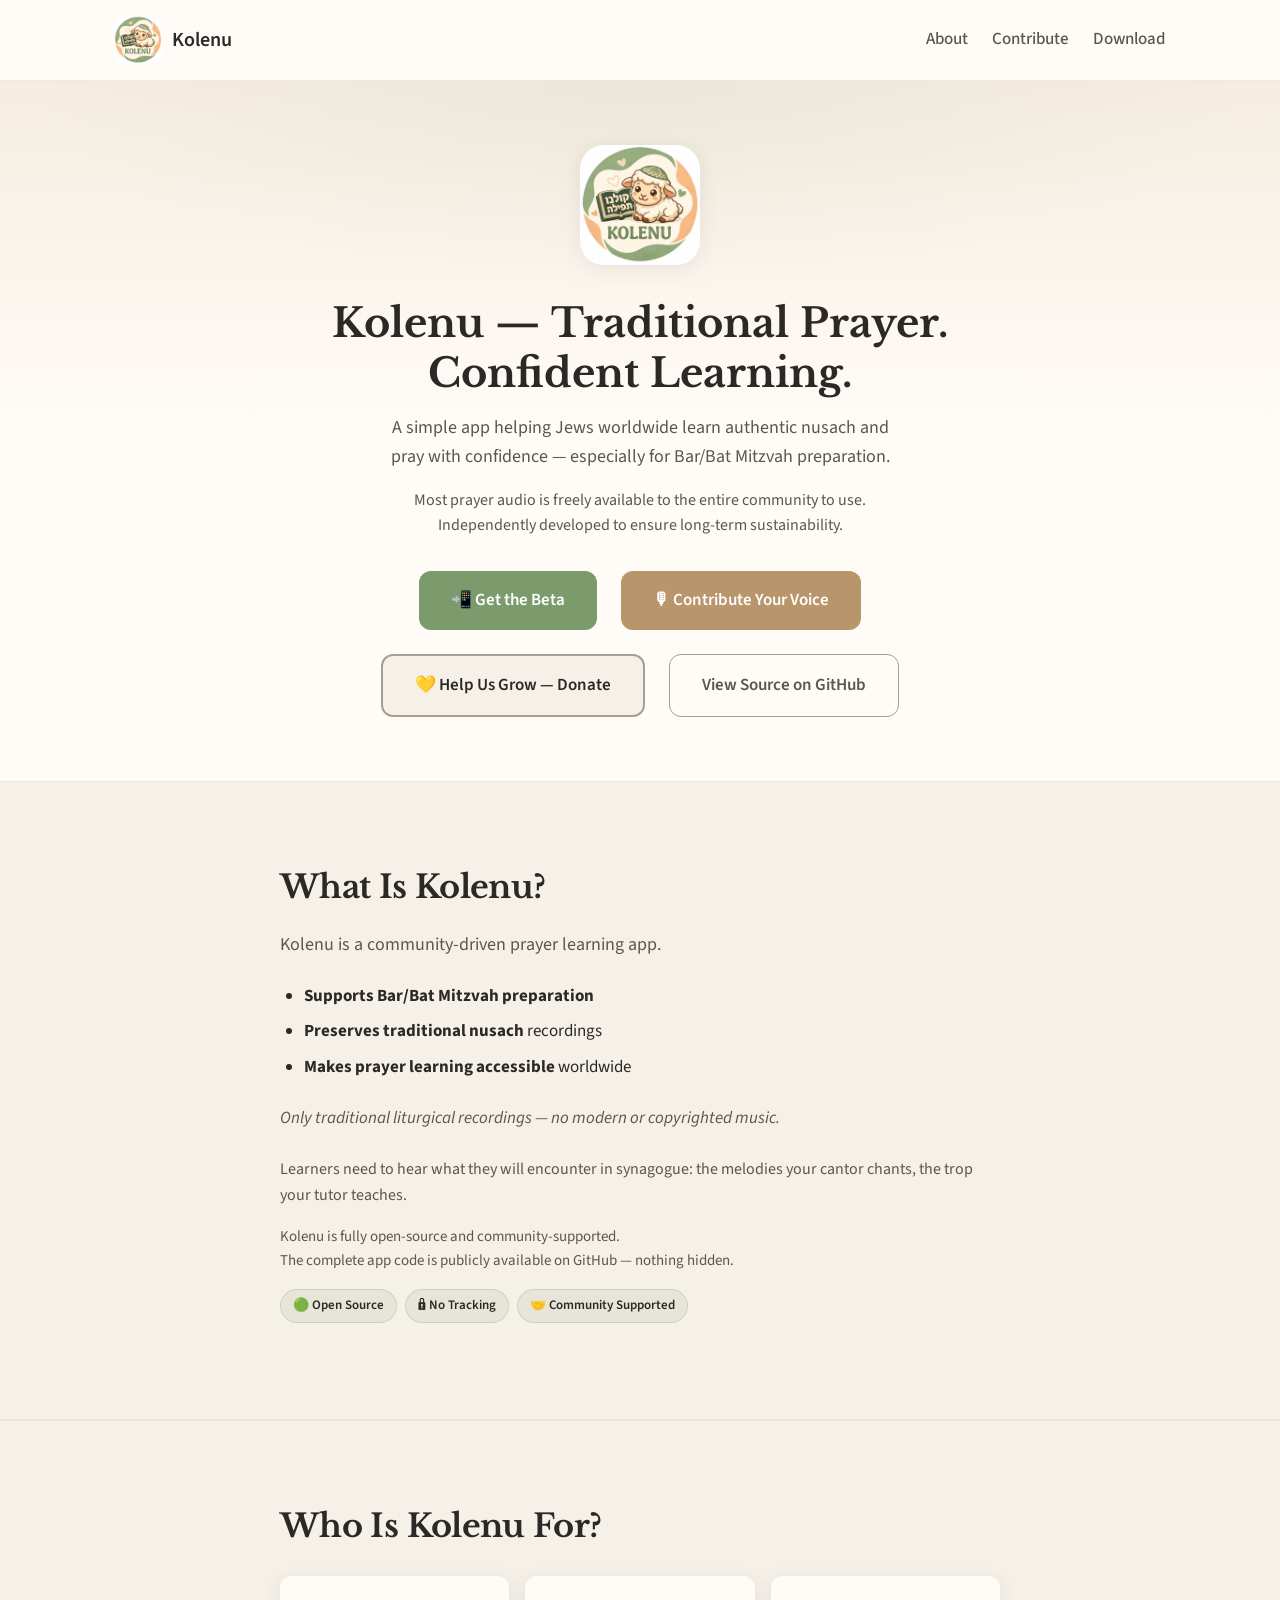
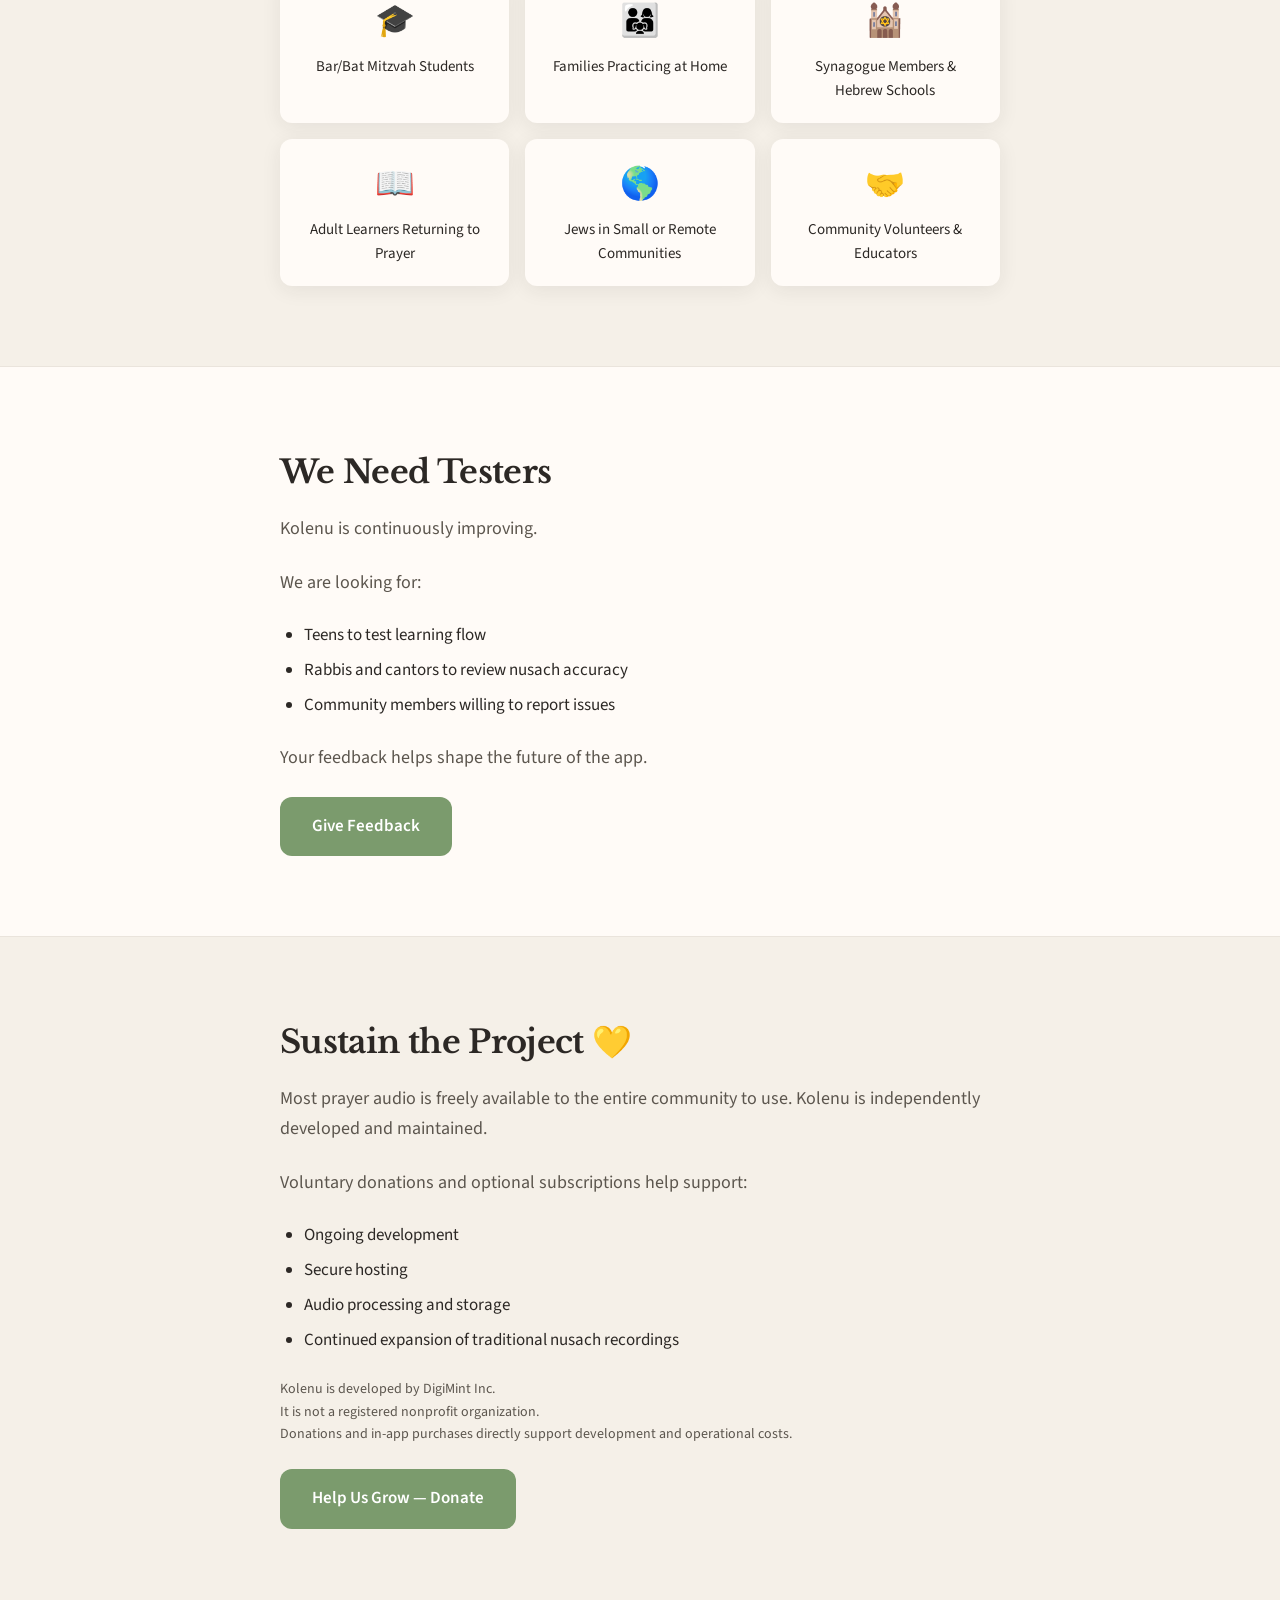
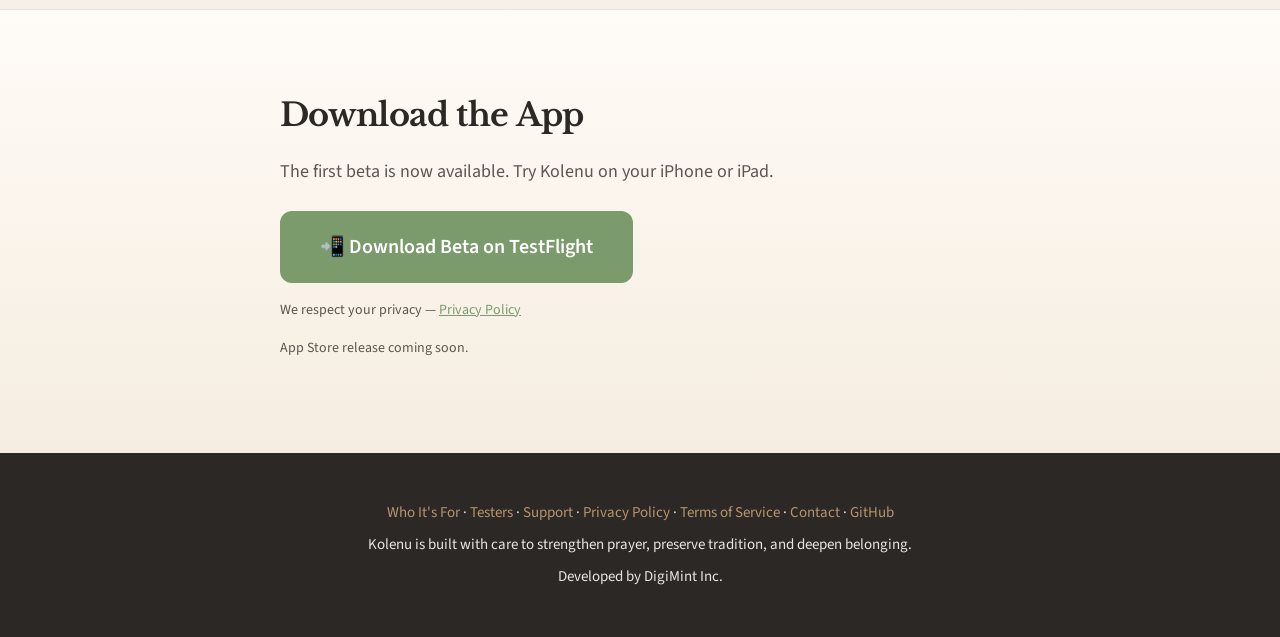
<file: index.html>
<!DOCTYPE html>
<html lang="en">
<head>
  <meta charset="UTF-8">
  <meta name="viewport" content="width=device-width, initial-scale=1.0">
  <meta name="description" content="Kolenu — Traditional prayer. Confident learning. Most prayer audio is freely available to the entire community. A simple app helping Jews worldwide learn authentic nusach and pray with confidence — especially for Bar/Bat Mitzvah preparation.">
  <title>Kolenu — Traditional Prayer. Confident Learning.</title>
  <link rel="icon" type="image/png" href="images/kolenu_lamb_logo.png">
  <link rel="preconnect" href="https://fonts.googleapis.com">
  <link rel="preconnect" href="https://fonts.gstatic.com" crossorigin>
  <link href="https://fonts.googleapis.com/css2?family=Libre+Baskerville:ital,wght@0,400;0,700;1,400&family=Source+Sans+3:wght@400;500;600;700&display=swap" rel="stylesheet">
  <link rel="stylesheet" href="styles.css">
</head>
<body>
  <header class="site-header">
    <nav class="nav">
      <a href="#" class="logo">
        <img src="images/kolenu_lamb_logo.png" alt="Kolenu" width="48" height="48">
        <span>Kolenu</span>
      </a>
      <ul class="nav-links">
        <li><a href="#about">About</a></li>
        <li><a href="contribute.html">Contribute</a></li>
        <li><a href="#download">Download</a></li>
      </ul>
    </nav>
  </header>

  <main>
    <!-- 1. Hero Section -->
    <section class="hero">
      <div class="hero-content">
        <img src="images/kolenu_lamb_logo.png" alt="" class="hero-logo" width="120" height="120">
        <h1 class="hero-headline">Kolenu — Traditional Prayer. Confident Learning.</h1>
        <p class="hero-subheadline">
          A simple app helping Jews worldwide learn authentic nusach and pray with confidence — especially for Bar/Bat Mitzvah preparation.
        </p>
        <p class="hero-taglines">
          Most prayer audio is freely available to the entire community to use.<br>
          Independently developed to ensure long-term sustainability.
        </p>
        <div class="hero-buttons">
          <a href="#download" class="btn btn-primary">📲 Get the Beta</a>
          <a href="contribute.html" class="btn btn-secondary">🎙 Contribute Your Voice</a>
          <a href="#support" class="btn btn-tertiary">💛 Help Us Grow — Donate</a>
          <a href="https://github.com/kolenu/kolenu-app" class="btn btn-ghost" target="_blank" rel="noopener">View Source on GitHub</a>
        </div>
      </div>
    </section>

    <!-- 2. About the App -->
    <section id="about" class="section section-alt">
      <div class="container">
        <h2 class="section-title">What Is Kolenu?</h2>
        <p class="section-lead">
          Kolenu is a community-driven prayer learning app.
        </p>
        <ul class="feature-list">
          <li><strong>Supports Bar/Bat Mitzvah preparation</strong></li>
          <li><strong>Preserves traditional nusach</strong> recordings</li>
          <li><strong>Makes prayer learning accessible</strong> worldwide</li>
        </ul>
        <p class="about-note">
          Only traditional liturgical recordings — no modern or copyrighted music.
        </p>
        <p class="about-reason">
          Learners need to hear what they will encounter in synagogue: the melodies your cantor chants, the trop your tutor teaches.
        </p>
        <p class="about-open">
          Kolenu is fully open-source and community-supported.<br>
          The complete app code is publicly available on GitHub — nothing hidden.
        </p>
        <div class="trust-badges">
          <span class="trust-badge">🟢 Open Source</span>
          <span class="trust-badge">🔒 No Tracking</span>
          <span class="trust-badge">🤝 Community Supported</span>
        </div>
      </div>
    </section>

    <!-- 3. Who Is Kolenu For? -->
    <section id="audience" class="section section-alt">
      <div class="container">
        <h2 class="section-title">Who Is Kolenu For?</h2>
        <div class="audience-grid">
          <div class="audience-card">
            <span class="audience-icon">🎓</span>
            <p>Bar/Bat Mitzvah Students</p>
          </div>
          <div class="audience-card">
            <span class="audience-icon">👨‍👩‍👧</span>
            <p>Families Practicing at Home</p>
          </div>
          <div class="audience-card">
            <span class="audience-icon">🕍</span>
            <p>Synagogue Members & Hebrew Schools</p>
          </div>
          <div class="audience-card">
            <span class="audience-icon">📖</span>
            <p>Adult Learners Returning to Prayer</p>
          </div>
          <div class="audience-card">
            <span class="audience-icon">🌎</span>
            <p>Jews in Small or Remote Communities</p>
          </div>
          <div class="audience-card">
            <span class="audience-icon">🤝</span>
            <p>Community Volunteers & Educators</p>
          </div>
        </div>
      </div>
    </section>

    <!-- 5. We Need Testers -->
    <section id="testers" class="section">
      <div class="container">
        <h2 class="section-title">We Need Testers</h2>
        <p class="section-lead">
          Kolenu is continuously improving.
        </p>
        <p class="section-lead">We are looking for:</p>
        <ul class="feature-list">
          <li>Teens to test learning flow</li>
          <li>Rabbis and cantors to review nusach accuracy</li>
          <li>Community members willing to report issues</li>
        </ul>
        <p class="section-lead">
          Your feedback helps shape the future of the app.
        </p>
        <a href="mailto:hello@kolenu.net?subject=Kolenu%20Beta%20Feedback" class="btn btn-primary">Give Feedback</a>
      </div>
    </section>

    <!-- 6. Sustain the Project -->
    <section id="support" class="section section-alt">
      <div class="container">
        <h2 class="section-title">Sustain the Project 💛</h2>
        <p class="section-lead">
          Most prayer audio is freely available to the entire community to use. Kolenu is independently developed and maintained.
        </p>
        <p class="section-lead">
          Voluntary donations and optional subscriptions help support:
        </p>
        <ul class="feature-list">
          <li>Ongoing development</li>
          <li>Secure hosting</li>
          <li>Audio processing and storage</li>
          <li>Continued expansion of traditional nusach recordings</li>
        </ul>
        <p class="support-note">
          Kolenu is developed by DigiMint Inc.<br>
          It is not a registered nonprofit organization.<br>
          Donations and in-app purchases directly support development and operational costs.
        </p>
        <a href="mailto:hello@kolenu.net?subject=Kolenu%20Support" class="btn btn-primary">Help Us Grow — Donate</a>
      </div>
    </section>

    <!-- Download CTA -->
    <section id="download" class="section download-cta">
      <div class="container">
        <h2 class="section-title">Download the App</h2>
        <p class="section-lead">
          The first beta is now available. Try Kolenu on your iPhone or iPad.
        </p>
        <div class="download-buttons">
          <a href="https://testflight.apple.com/join/kolenu" class="btn btn-primary btn-large" target="_blank" rel="noopener">📲 Download Beta on TestFlight</a>
          <p class="download-note privacy-summary">We respect your privacy — <a href="/privacy.html">Privacy Policy</a></p>
          <p class="download-note">App Store release coming soon.</p>
        </div>
      </div>
    </section>
  </main>

  <footer class="site-footer">
    <p><a href="#audience">Who It's For</a> · <a href="#testers">Testers</a> · <a href="#support">Support</a> · <a href="/privacy.html">Privacy Policy</a> · <a href="/terms.html">Terms of Service</a> · <a href="/support.html">Contact</a> · <a href="https://github.com/kolenu/kolenu-app" target="_blank" rel="noopener">GitHub</a></p>
    <p>Kolenu is built with care to strengthen prayer, preserve tradition, and deepen belonging.</p>
    <p>Developed by DigiMint Inc.</p>
  </footer>

  <script>
    document.querySelectorAll('a[href^="#"]').forEach(anchor => {
      anchor.addEventListener('click', function (e) {
        const href = this.getAttribute('href');
        if (href === '#') return;
        e.preventDefault();
        const target = document.querySelector(href);
        if (target) target.scrollIntoView({ behavior: 'smooth', block: 'start' });
      });
    });
  </script>
</body>
</html>
</file>
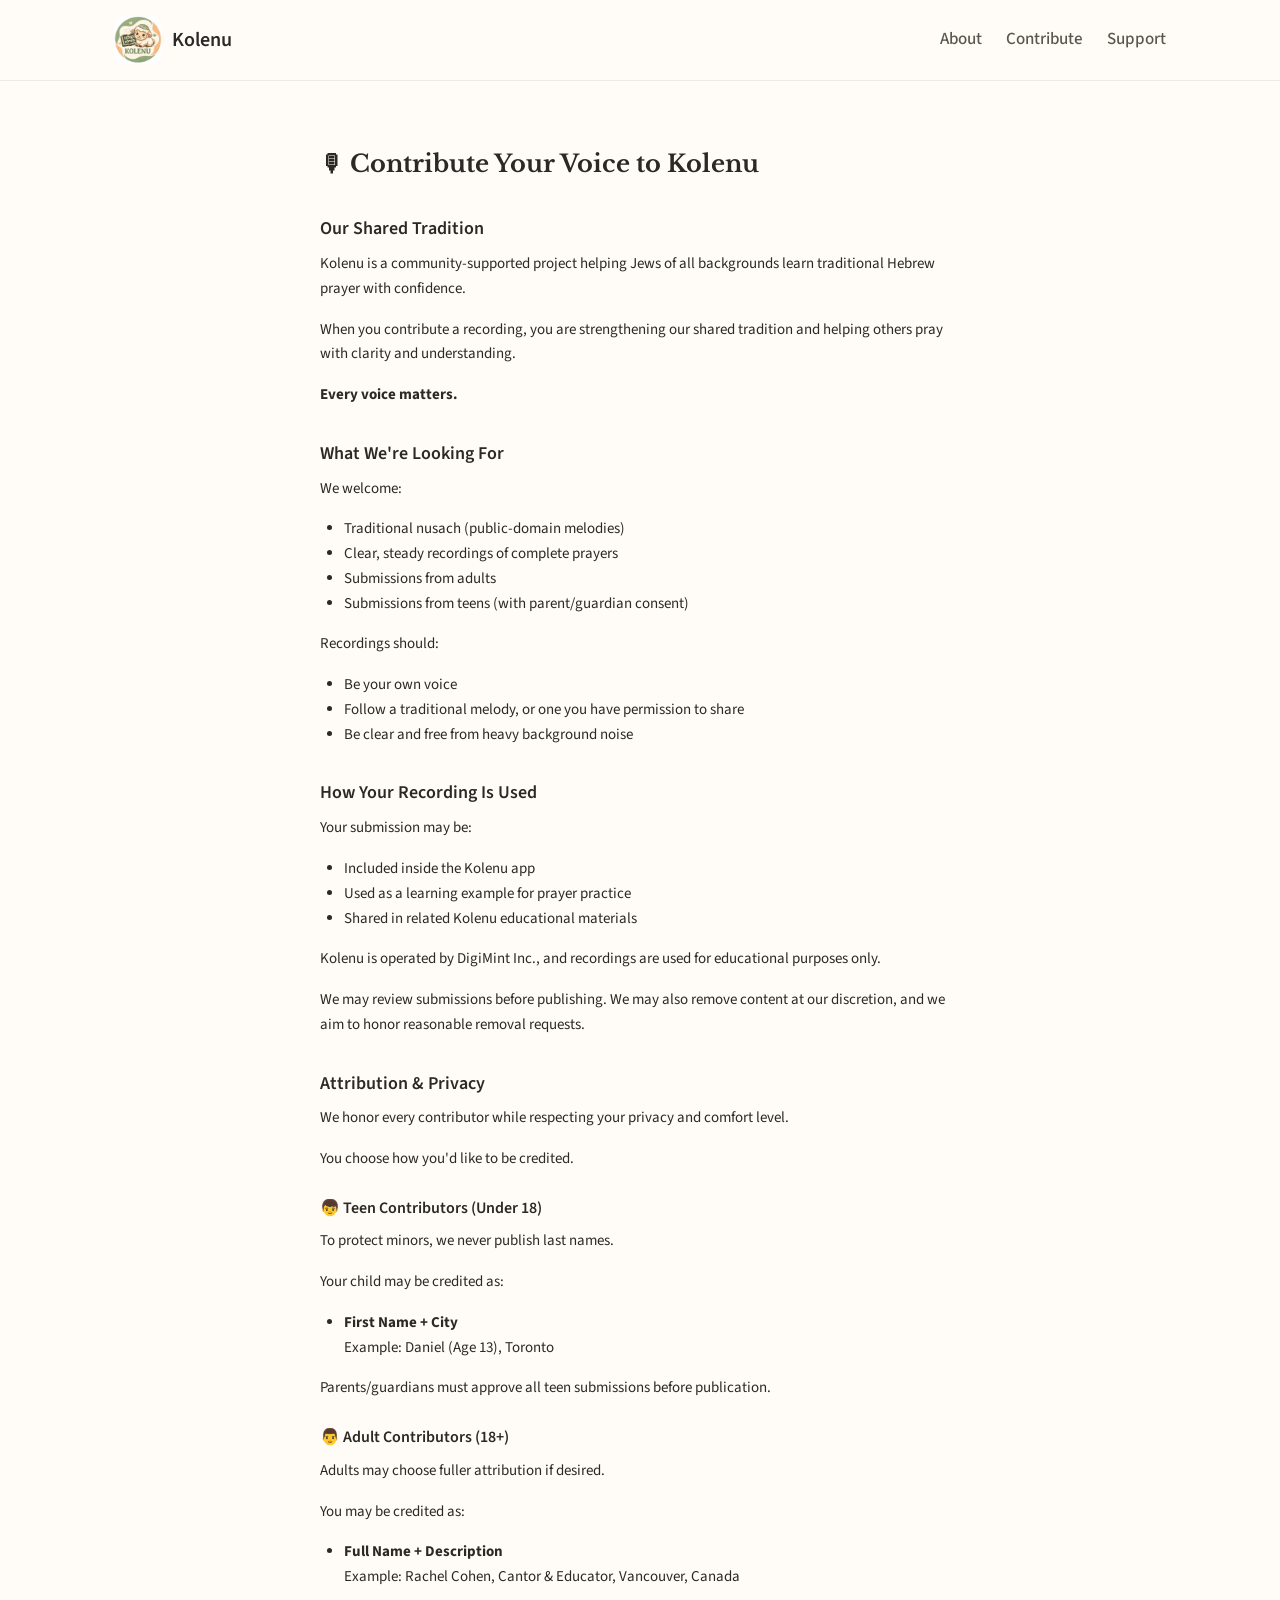
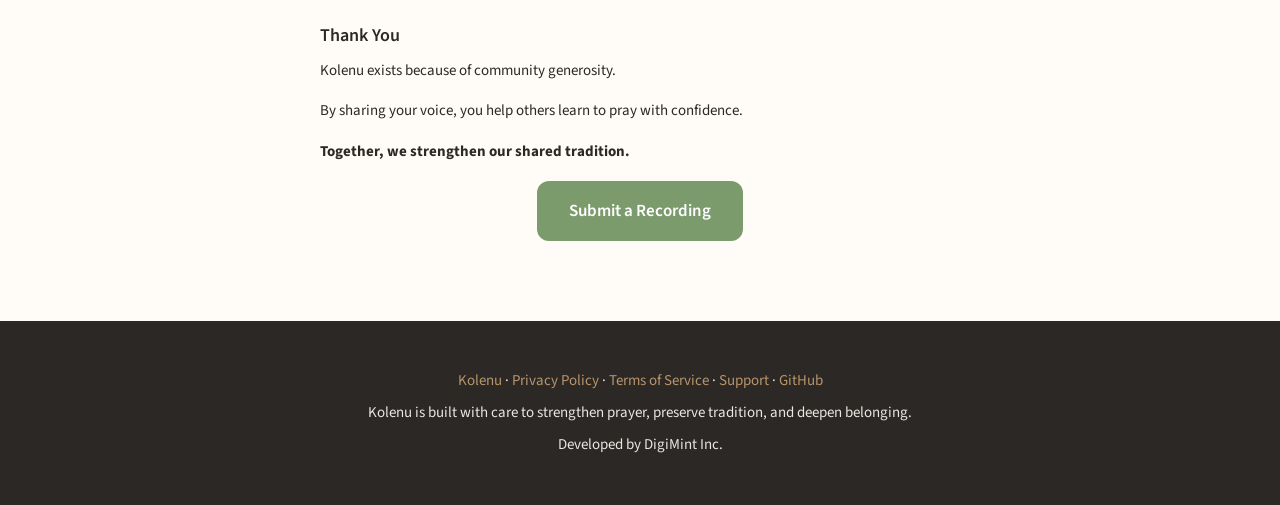
<file: contribute.html>
<!DOCTYPE html>
<html lang="en">
<head>
  <meta charset="UTF-8">
  <meta name="viewport" content="width=device-width, initial-scale=1.0">
  <meta name="description" content="Contribute Your Voice to Kolenu — Share traditional Hebrew prayer recordings and help others learn to pray with confidence.">
  <title>Contribute Your Voice — Kolenu</title>
  <link rel="icon" type="image/png" href="images/kolenu_lamb_logo.png">
  <link rel="preconnect" href="https://fonts.googleapis.com">
  <link rel="preconnect" href="https://fonts.gstatic.com" crossorigin>
  <link href="https://fonts.googleapis.com/css2?family=Libre+Baskerville:ital,wght@0,400;0,700;1,400&family=Source+Sans+3:wght@400;500;600;700&display=swap" rel="stylesheet">
  <link rel="stylesheet" href="styles.css">
</head>
<body>
  <header class="site-header">
    <nav class="nav">
      <a href="index.html" class="logo">
        <img src="images/kolenu_lamb_logo.png" alt="Kolenu" width="48" height="48">
        <span>Kolenu</span>
      </a>
      <ul class="nav-links">
        <li><a href="index.html#about">About</a></li>
        <li><a href="contribute.html">Contribute</a></li>
        <li><a href="index.html#support">Support</a></li>
      </ul>
    </nav>
  </header>

  <main>
    <article class="legal-page">
      <div class="container">
        <h1>🎙 Contribute Your Voice to Kolenu</h1>

        <section>
          <h2>Our Shared Tradition</h2>
          <p>Kolenu is a community-supported project helping Jews of all backgrounds learn traditional Hebrew prayer with confidence.</p>
          <p>When you contribute a recording, you are strengthening our shared tradition and helping others pray with clarity and understanding.</p>
          <p><strong>Every voice matters.</strong></p>
        </section>

        <section>
          <h2>What We're Looking For</h2>
          <p>We welcome:</p>
          <ul>
            <li>Traditional nusach (public-domain melodies)</li>
            <li>Clear, steady recordings of complete prayers</li>
            <li>Submissions from adults</li>
            <li>Submissions from teens (with parent/guardian consent)</li>
          </ul>
          <p>Recordings should:</p>
          <ul>
            <li>Be your own voice</li>
            <li>Follow a traditional melody, or one you have permission to share</li>
            <li>Be clear and free from heavy background noise</li>
          </ul>
        </section>

        <section>
          <h2>How Your Recording Is Used</h2>
          <p>Your submission may be:</p>
          <ul>
            <li>Included inside the Kolenu app</li>
            <li>Used as a learning example for prayer practice</li>
            <li>Shared in related Kolenu educational materials</li>
          </ul>
          <p>Kolenu is operated by DigiMint Inc., and recordings are used for educational purposes only.</p>
          <p>We may review submissions before publishing. We may also remove content at our discretion, and we aim to honor reasonable removal requests.</p>
        </section>

        <section>
          <h2>Attribution & Privacy</h2>
          <p>We honor every contributor while respecting your privacy and comfort level.</p>
          <p>You choose how you'd like to be credited.</p>

          <h3>👦 Teen Contributors (Under 18)</h3>
          <p>To protect minors, we never publish last names.</p>
          <p>Your child may be credited as:</p>
          <ul>
            <li><strong>First Name + City</strong><br>Example: Daniel (Age 13), Toronto</li>
          </ul>
          <p>Parents/guardians must approve all teen submissions before publication.</p>

          <h3>👨 Adult Contributors (18+)</h3>
          <p>Adults may choose fuller attribution if desired.</p>
          <p>You may be credited as:</p>
          <ul>
            <li><strong>Full Name + Description</strong><br>Example: Rachel Cohen, Cantor & Educator, Vancouver, Canada</li>
          </ul>
        </section>

        <section>
          <h2>Thank You</h2>
          <p>Kolenu exists because of community generosity.</p>
          <p>By sharing your voice, you help others learn to pray with confidence.</p>
          <p><strong>Together, we strengthen our shared tradition.</strong></p>
        </section>

        <p class="contribute-cta">
          <a href="https://docs.google.com/forms/d/e/1FAIpQLScn0eIvH3bTxY_H_iAGsNj4y9J45ShVeU-oS_N9wUo9WZcRdw/viewform" class="btn btn-primary" target="_blank" rel="noopener">Submit a Recording</a>
        </p>
      </div>
    </article>
  </main>

  <footer class="site-footer">
    <p><a href="index.html">Kolenu</a> · <a href="privacy.html">Privacy Policy</a> · <a href="terms.html">Terms of Service</a> · <a href="support.html">Support</a> · <a href="https://github.com/kolenu/kolenu-app" target="_blank" rel="noopener">GitHub</a></p>
    <p>Kolenu is built with care to strengthen prayer, preserve tradition, and deepen belonging.</p>
    <p>Developed by DigiMint Inc.</p>
  </footer>
</body>
</html>
</file>
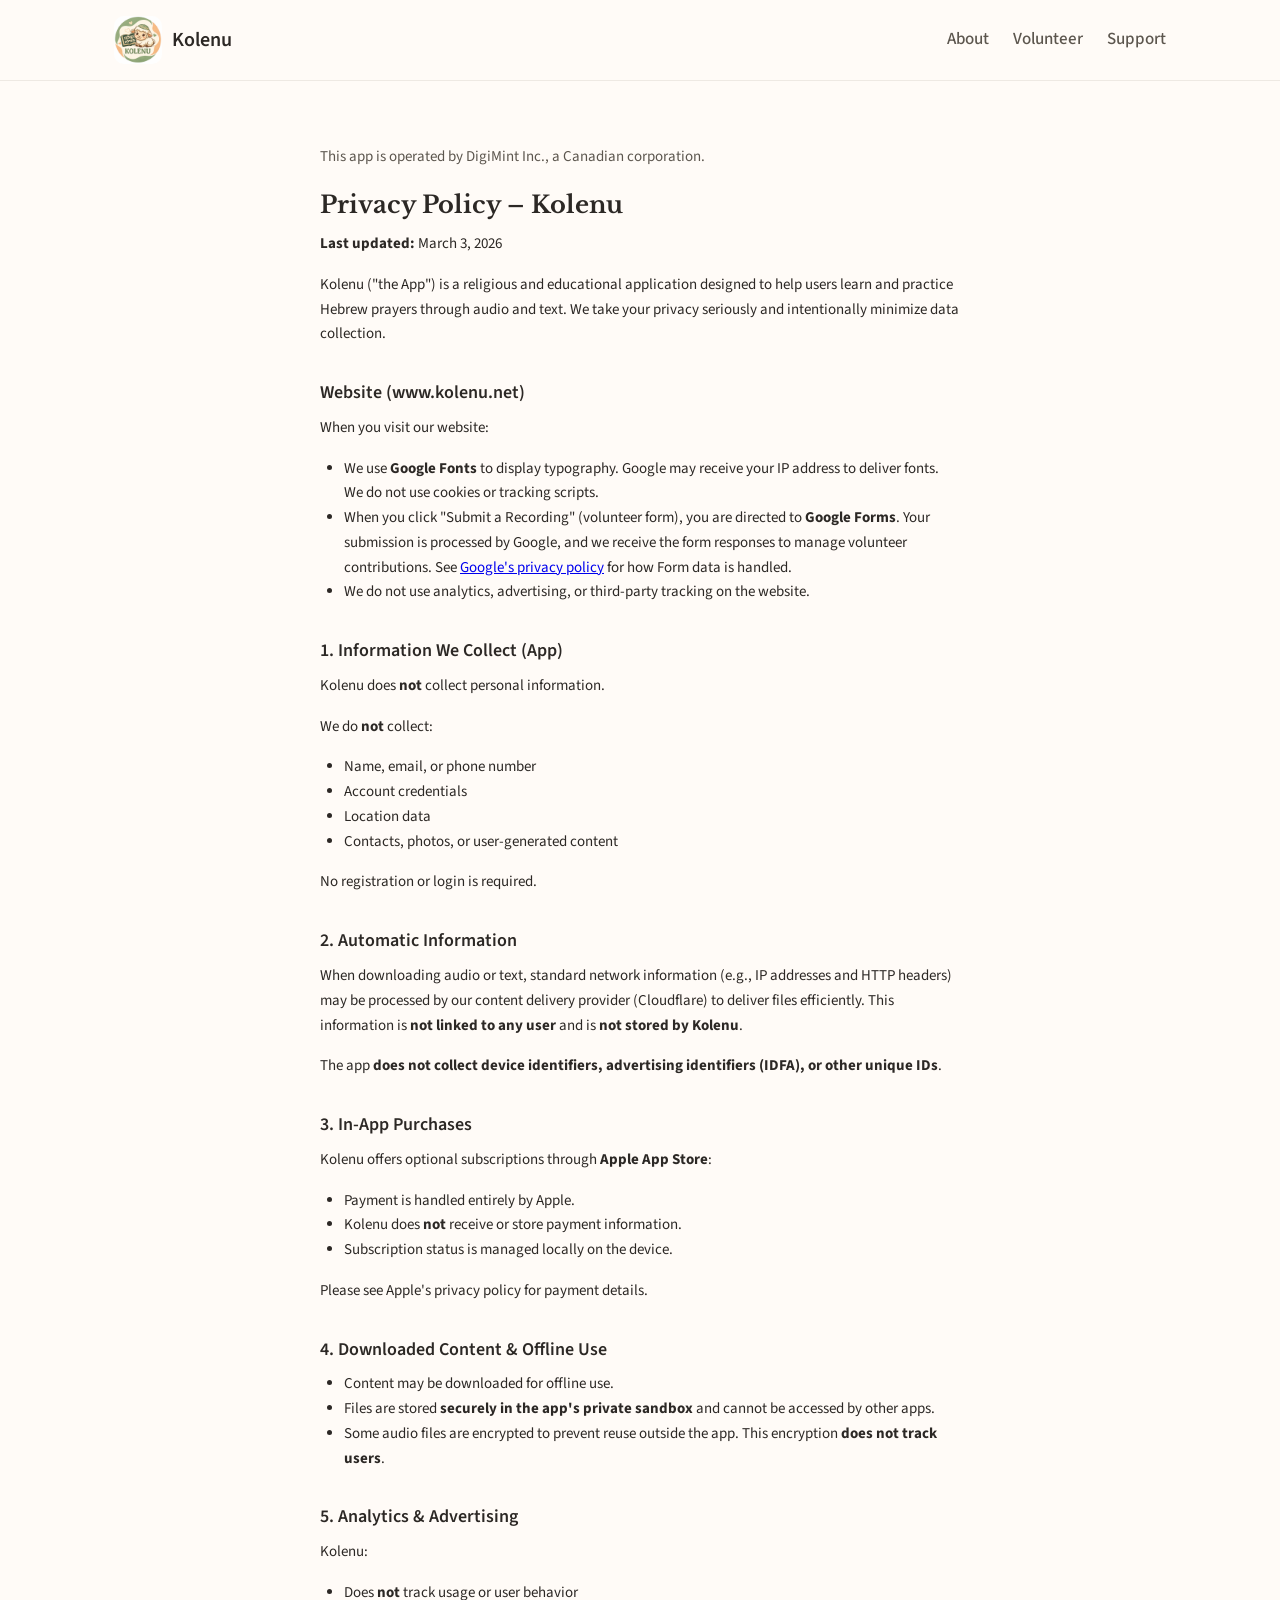
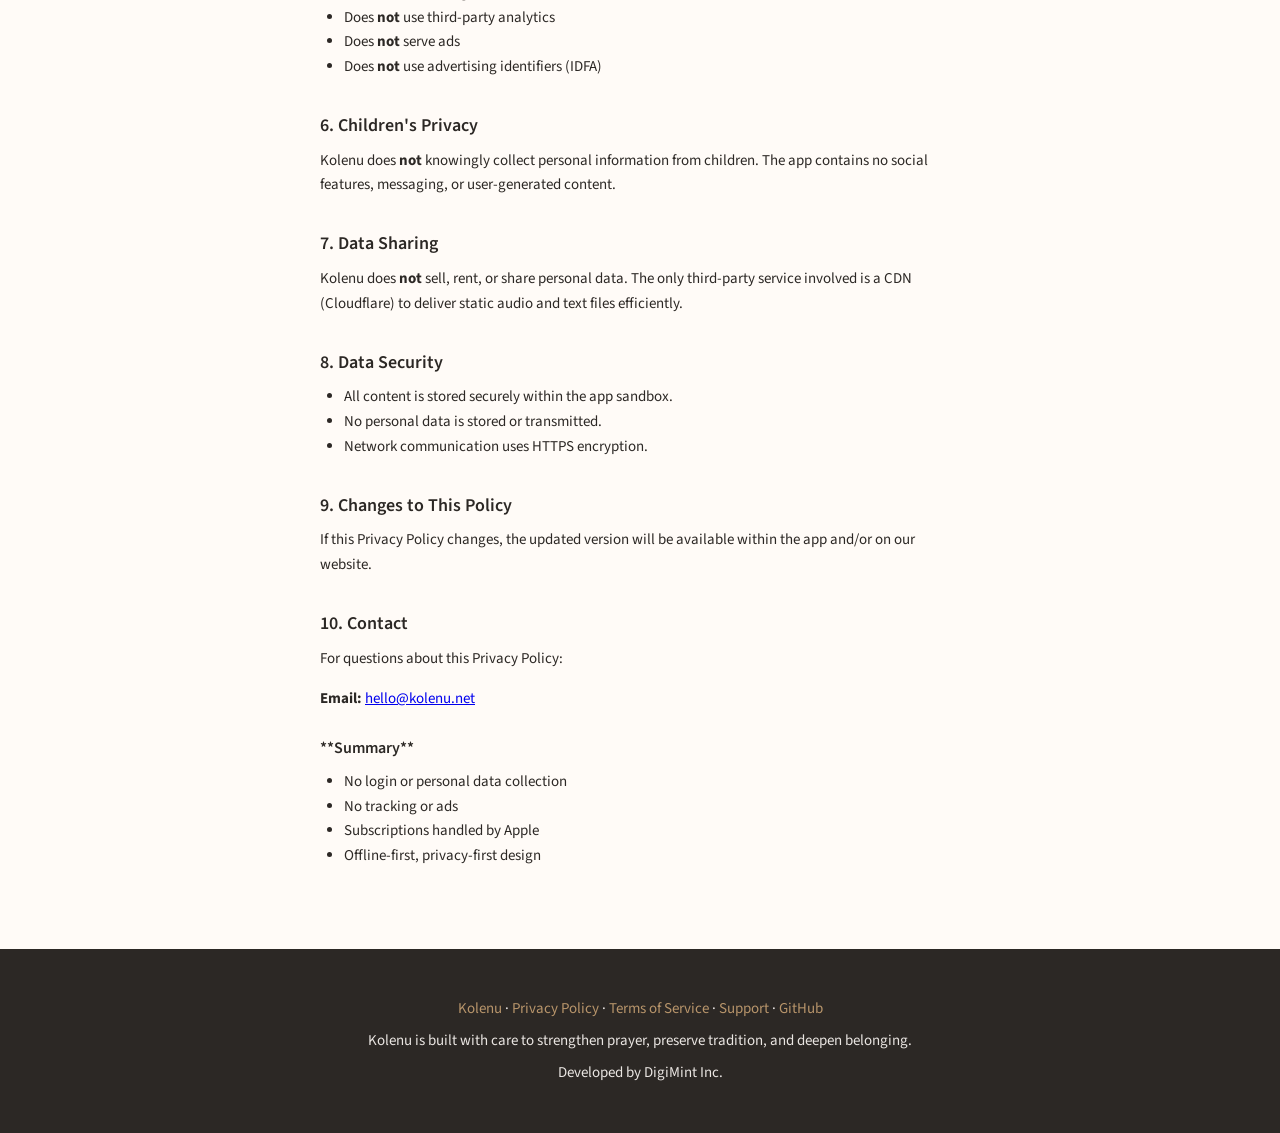
<file: privacy.html>
<!DOCTYPE html>
<html lang="en">
<head>
  <meta charset="UTF-8">
  <meta name="viewport" content="width=device-width, initial-scale=1.0">
  <meta name="description" content="Kolenu Privacy Policy — How we handle your data.">
  <title>Privacy Policy — Kolenu</title>
  <link rel="icon" type="image/png" href="/images/kolenu_lamb_logo.png">
  <link rel="preconnect" href="https://fonts.googleapis.com">
  <link rel="preconnect" href="https://fonts.gstatic.com" crossorigin>
  <link href="https://fonts.googleapis.com/css2?family=Libre+Baskerville:ital,wght@0,400;0,700;1,400&family=Source+Sans+3:wght@400;500;600;700&display=swap" rel="stylesheet">
  <link rel="stylesheet" href="/styles.css">
</head>
<body>
  <header class="site-header">
    <nav class="nav">
      <a href="/" class="logo">
        <img src="/images/kolenu_lamb_logo.png" alt="Kolenu" width="48" height="48">
        <span>Kolenu</span>
      </a>
      <ul class="nav-links">
        <li><a href="/#about">About</a></li>
        <li><a href="/#volunteer">Volunteer</a></li>
        <li><a href="/#support">Support</a></li>
      </ul>
    </nav>
  </header>

  <main>
    <article class="legal-page">
      <div class="container">
        <p class="legal-intro">This app is operated by DigiMint Inc., a Canadian corporation.</p>

        <h1>Privacy Policy – Kolenu</h1>
<p><strong>Last updated:</strong> March 3, 2026</p>
<p>Kolenu ("the App") is a religious and educational application designed to help users learn and practice Hebrew prayers through audio and text. We take your privacy seriously and intentionally minimize data collection.</p>
<h2>Website (www.kolenu.net)</h2>
<p>When you visit our website:</p>
<ul>
<li>We use <strong>Google Fonts</strong> to display typography. Google may receive your IP address to deliver fonts. We do not use cookies or tracking scripts.</li>
<li>When you click "Submit a Recording" (volunteer form), you are directed to <strong>Google Forms</strong>. Your submission is processed by Google, and we receive the form responses to manage volunteer contributions. See <a href="https://policies.google.com/privacy">Google's privacy policy</a> for how Form data is handled.</li>
<li>We do not use analytics, advertising, or third-party tracking on the website.</li>
</ul>
<h2>1. Information We Collect (App)</h2>
<p>Kolenu does <strong>not</strong> collect personal information.</p>
<p>We do <strong>not</strong> collect:</p>
<ul>
<li>Name, email, or phone number</li>
<li>Account credentials</li>
<li>Location data</li>
<li>Contacts, photos, or user-generated content</li>
</ul>
<p>No registration or login is required.</p>
<h2>2. Automatic Information</h2>
<p>When downloading audio or text, standard network information (e.g., IP addresses and HTTP headers) may be processed by our content delivery provider (Cloudflare) to deliver files efficiently. This information is <strong>not linked to any user</strong> and is <strong>not stored by Kolenu</strong>.</p>
<p>The app <strong>does not collect device identifiers, advertising identifiers (IDFA), or other unique IDs</strong>.</p>
<h2>3. In-App Purchases</h2>
<p>Kolenu offers optional subscriptions through <strong>Apple App Store</strong>:</p>
<ul>
<li>Payment is handled entirely by Apple.</li>
<li>Kolenu does <strong>not</strong> receive or store payment information.</li>
<li>Subscription status is managed locally on the device.</li>
</ul>
<p>Please see Apple's privacy policy for payment details.</p>
<h2>4. Downloaded Content & Offline Use</h2>
<ul>
<li>Content may be downloaded for offline use.</li>
<li>Files are stored <strong>securely in the app's private sandbox</strong> and cannot be accessed by other apps.</li>
<li>Some audio files are encrypted to prevent reuse outside the app. This encryption <strong>does not track users</strong>.</li>
</ul>
<h2>5. Analytics & Advertising</h2>
<p>Kolenu:</p>
<ul>
<li>Does <strong>not</strong> track usage or user behavior</li>
<li>Does <strong>not</strong> use third-party analytics</li>
<li>Does <strong>not</strong> serve ads</li>
<li>Does <strong>not</strong> use advertising identifiers (IDFA)</li>
</ul>
<h2>6. Children's Privacy</h2>
<p>Kolenu does <strong>not</strong> knowingly collect personal information from children. The app contains no social features, messaging, or user-generated content.</p>
<h2>7. Data Sharing</h2>
<p>Kolenu does <strong>not</strong> sell, rent, or share personal data. The only third-party service involved is a CDN (Cloudflare) to deliver static audio and text files efficiently.</p>
<h2>8. Data Security</h2>
<ul>
<li>All content is stored securely within the app sandbox.</li>
<li>No personal data is stored or transmitted.</li>
<li>Network communication uses HTTPS encryption.</li>
</ul>
<h2>9. Changes to This Policy</h2>
<p>If this Privacy Policy changes, the updated version will be available within the app and/or on our website.</p>
<h2>10. Contact</h2>
<p>For questions about this Privacy Policy:</p>
<p><strong>Email:</strong> <a href="mailto:hello@kolenu.net">hello@kolenu.net</a></p>
<h3>**Summary**</h3>
<ul>
<li>No login or personal data collection</li>
<li>No tracking or ads</li>
<li>Subscriptions handled by Apple</li>
<li>Offline-first, privacy-first design</li>
</ul>
      </div>
    </article>
  </main>

  <footer class="site-footer">
    <p><a href="/">Kolenu</a> · <a href="/privacy.html">Privacy Policy</a> · <a href="/terms.html">Terms of Service</a> · <a href="/support.html">Support</a> · <a href="https://github.com/kolenu/kolenu-app" target="_blank" rel="noopener">GitHub</a></p>
    <p>Kolenu is built with care to strengthen prayer, preserve tradition, and deepen belonging.</p>
    <p>Developed by DigiMint Inc.</p>
  </footer>
</body>
</html>
</file>
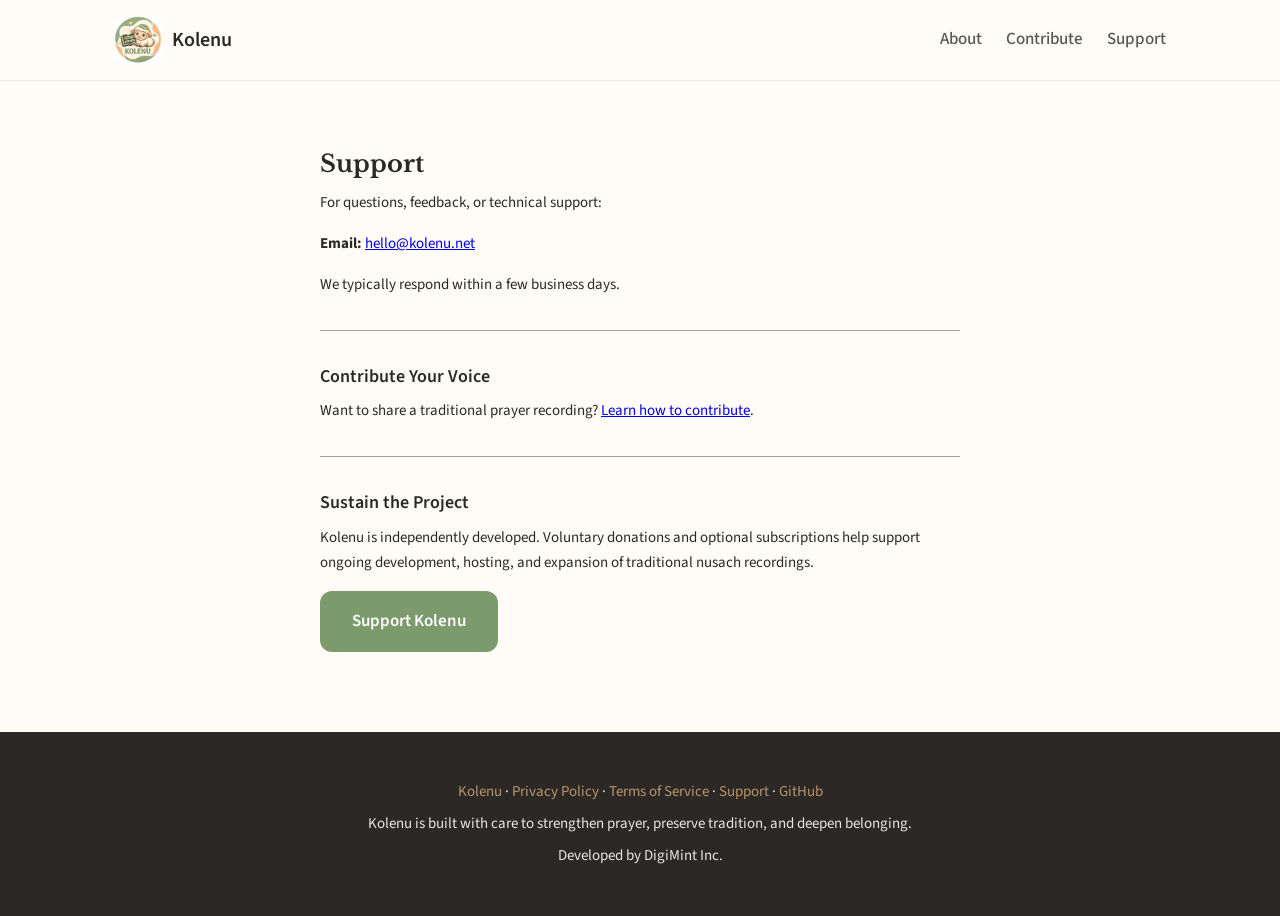
<file: support.html>
<!DOCTYPE html>
<html lang="en">
<head>
  <meta charset="UTF-8">
  <meta name="viewport" content="width=device-width, initial-scale=1.0">
  <meta name="description" content="Kolenu Support — Contact us for help, feedback, or donations.">
  <title>Support — Kolenu</title>
  <link rel="icon" type="image/png" href="images/kolenu_lamb_logo.png">
  <link rel="preconnect" href="https://fonts.googleapis.com">
  <link rel="preconnect" href="https://fonts.gstatic.com" crossorigin>
  <link href="https://fonts.googleapis.com/css2?family=Libre+Baskerville:ital,wght@0,400;0,700;1,400&family=Source+Sans+3:wght@400;500;600;700&display=swap" rel="stylesheet">
  <link rel="stylesheet" href="styles.css">
</head>
<body>
  <header class="site-header">
    <nav class="nav">
      <a href="index.html" class="logo">
        <img src="images/kolenu_lamb_logo.png" alt="Kolenu" width="48" height="48">
        <span>Kolenu</span>
      </a>
      <ul class="nav-links">
        <li><a href="index.html#about">About</a></li>
        <li><a href="contribute.html">Contribute</a></li>
        <li><a href="index.html#support">Support</a></li>
      </ul>
    </nav>
  </header>

  <main>
    <article class="legal-page">
      <div class="container">
        <h1>Support</h1>
        <p>For questions, feedback, or technical support:</p>
        <p><strong>Email:</strong> <a href="mailto:hello@kolenu.net">hello@kolenu.net</a></p>
        <p>We typically respond within a few business days.</p>
        <hr class="support-divider">
        <h2>Contribute Your Voice</h2>
        <p>Want to share a traditional prayer recording? <a href="contribute.html">Learn how to contribute</a>.</p>
        <hr class="support-divider">
        <h2>Sustain the Project</h2>
        <p>Kolenu is independently developed. Voluntary donations and optional subscriptions help support ongoing development, hosting, and expansion of traditional nusach recordings.</p>
        <p><a href="mailto:hello@kolenu.net?subject=Kolenu%20Support" class="btn btn-primary">Support Kolenu</a></p>
      </div>
    </article>
  </main>

  <footer class="site-footer">
    <p><a href="/">Kolenu</a> · <a href="/privacy.html">Privacy Policy</a> · <a href="/terms.html">Terms of Service</a> · <a href="/support.html">Support</a> · <a href="https://github.com/kolenu/kolenu-app" target="_blank" rel="noopener">GitHub</a></p>
    <p>Kolenu is built with care to strengthen prayer, preserve tradition, and deepen belonging.</p>
    <p>Developed by DigiMint Inc.</p>
  </footer>
</body>
</html>
</file>
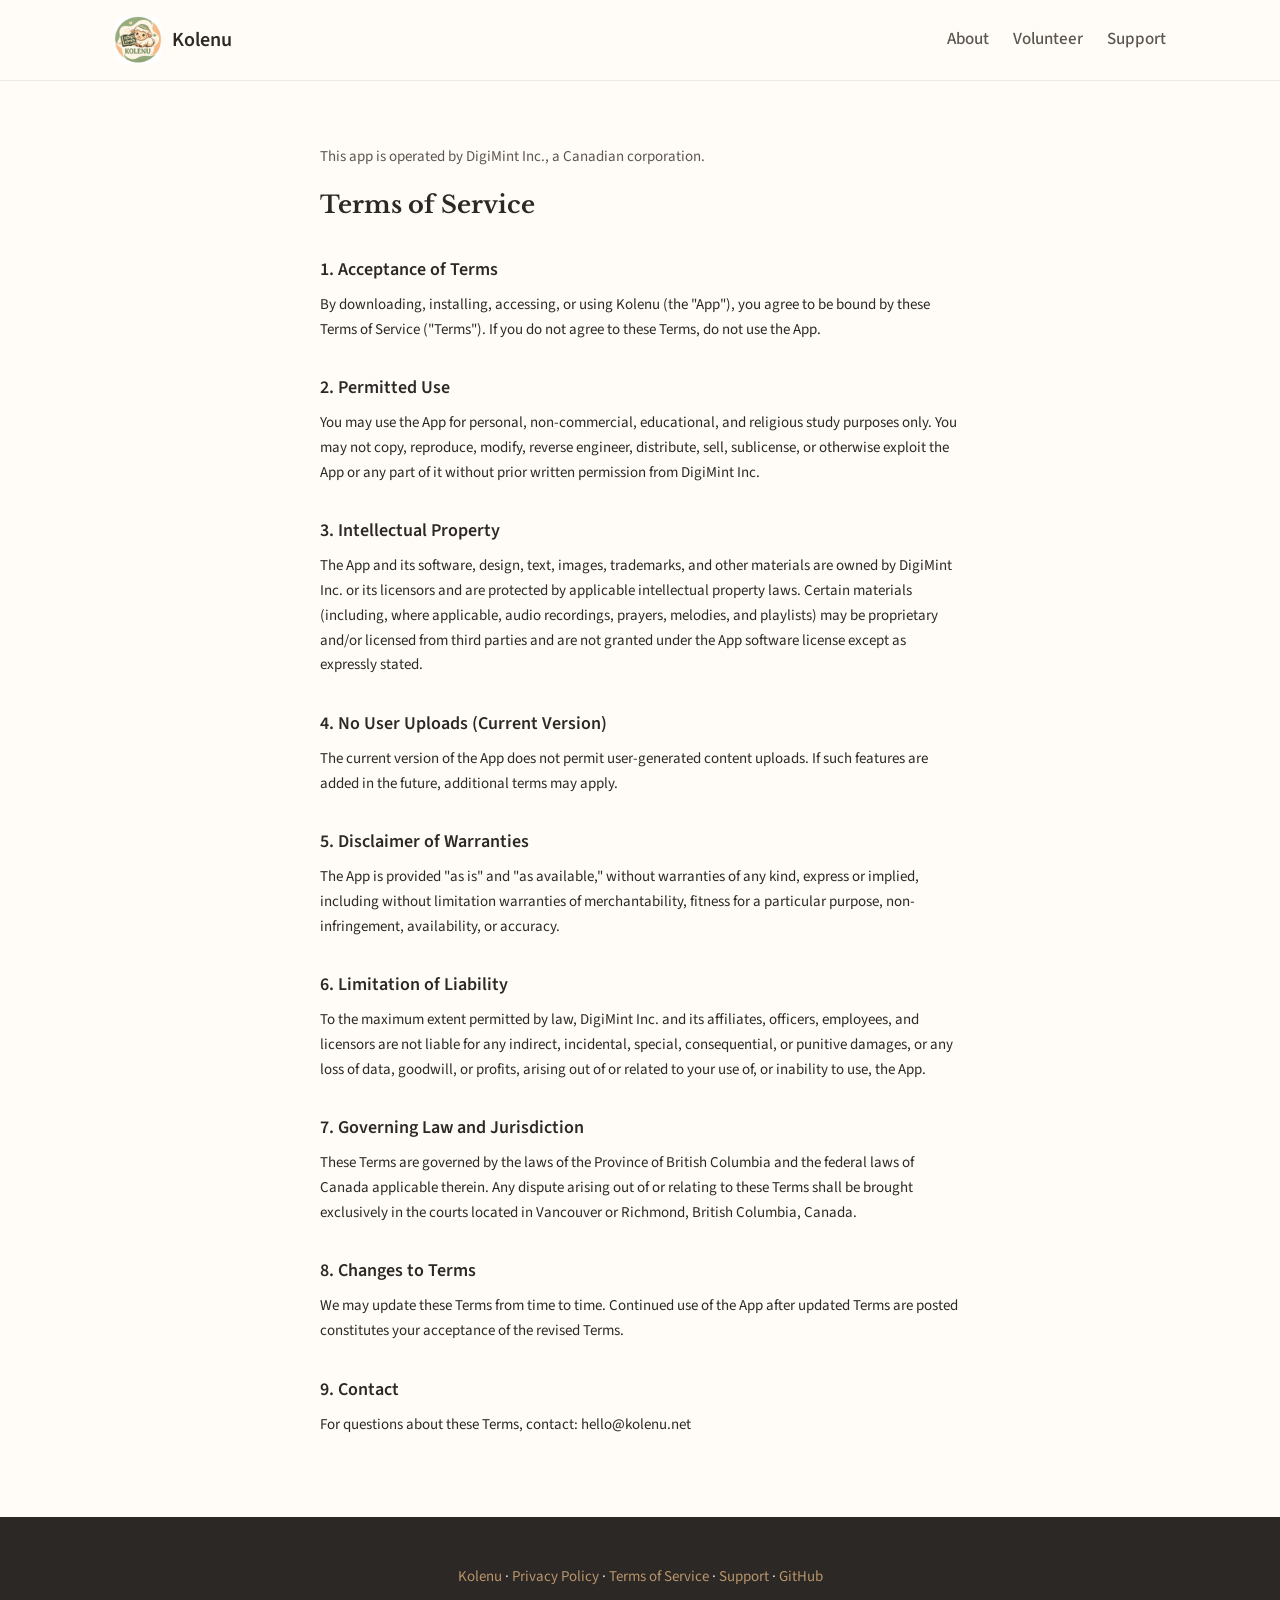
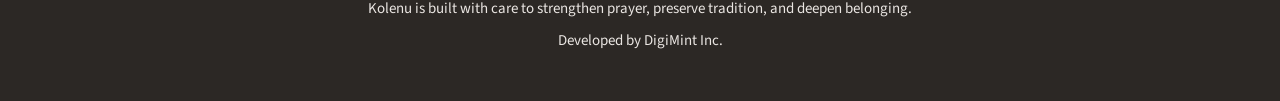
<file: terms.html>
<!DOCTYPE html>
<html lang="en">
<head>
  <meta charset="UTF-8">
  <meta name="viewport" content="width=device-width, initial-scale=1.0">
  <meta name="description" content="Kolenu Terms of Service.">
  <title>Terms of Service — Kolenu</title>
  <link rel="icon" type="image/png" href="/images/kolenu_lamb_logo.png">
  <link rel="preconnect" href="https://fonts.googleapis.com">
  <link rel="preconnect" href="https://fonts.gstatic.com" crossorigin>
  <link href="https://fonts.googleapis.com/css2?family=Libre+Baskerville:ital,wght@0,400;0,700;1,400&family=Source+Sans+3:wght@400;500;600;700&display=swap" rel="stylesheet">
  <link rel="stylesheet" href="/styles.css">
</head>
<body>
  <header class="site-header">
    <nav class="nav">
      <a href="/" class="logo">
        <img src="/images/kolenu_lamb_logo.png" alt="Kolenu" width="48" height="48">
        <span>Kolenu</span>
      </a>
      <ul class="nav-links">
        <li><a href="/#about">About</a></li>
        <li><a href="/#volunteer">Volunteer</a></li>
        <li><a href="/#support">Support</a></li>
      </ul>
    </nav>
  </header>

  <main>
    <article class="legal-page">
      <div class="container">
        <p class="legal-intro">This app is operated by DigiMint Inc., a Canadian corporation.</p>

        <h1>Terms of Service</h1>

        <h2>1. Acceptance of Terms</h2>
<p>By downloading, installing, accessing, or using Kolenu (the "App"), you agree to be bound by these Terms of Service ("Terms"). If you do not agree to these Terms, do not use the App.</p>
<h2>2. Permitted Use</h2>
<p>You may use the App for personal, non-commercial, educational, and religious study purposes only. You may not copy, reproduce, modify, reverse engineer, distribute, sell, sublicense, or otherwise exploit the App or any part of it without prior written permission from DigiMint Inc.</p>
<h2>3. Intellectual Property</h2>
<p>The App and its software, design, text, images, trademarks, and other materials are owned by DigiMint Inc. or its licensors and are protected by applicable intellectual property laws. Certain materials (including, where applicable, audio recordings, prayers, melodies, and playlists) may be proprietary and/or licensed from third parties and are not granted under the App software license except as expressly stated.</p>
<h2>4. No User Uploads (Current Version)</h2>
<p>The current version of the App does not permit user-generated content uploads. If such features are added in the future, additional terms may apply.</p>
<h2>5. Disclaimer of Warranties</h2>
<p>The App is provided "as is" and "as available," without warranties of any kind, express or implied, including without limitation warranties of merchantability, fitness for a particular purpose, non-infringement, availability, or accuracy.</p>
<h2>6. Limitation of Liability</h2>
<p>To the maximum extent permitted by law, DigiMint Inc. and its affiliates, officers, employees, and licensors are not liable for any indirect, incidental, special, consequential, or punitive damages, or any loss of data, goodwill, or profits, arising out of or related to your use of, or inability to use, the App.</p>
<h2>7. Governing Law and Jurisdiction</h2>
<p>These Terms are governed by the laws of the Province of British Columbia and the federal laws of Canada applicable therein. Any dispute arising out of or relating to these Terms shall be brought exclusively in the courts located in Vancouver or Richmond, British Columbia, Canada.</p>
<h2>8. Changes to Terms</h2>
<p>We may update these Terms from time to time. Continued use of the App after updated Terms are posted constitutes your acceptance of the revised Terms.</p>
<h2>9. Contact</h2>
<p>For questions about these Terms, contact: hello@kolenu.net</p>
      </div>
    </article>
  </main>

  <footer class="site-footer">
    <p><a href="/">Kolenu</a> · <a href="/privacy.html">Privacy Policy</a> · <a href="/terms.html">Terms of Service</a> · <a href="/support.html">Support</a> · <a href="https://github.com/kolenu/kolenu-app" target="_blank" rel="noopener">GitHub</a></p>
    <p>Kolenu is built with care to strengthen prayer, preserve tradition, and deepen belonging.</p>
    <p>Developed by DigiMint Inc.</p>
  </footer>
</body>
</html>
</file>
<file: styles.css>
/* Kolenu Landing Page — Warm, traditional, inclusive */
/* Palette from app theme: meadow (olive, cream, tan) */

:root {
  --color-primary: #7B9B6D;
  --color-primary-dark: #5a7a4f;
  --color-secondary: #B8956B;
  --color-secondary-dark: #9a7a52;
  --color-surface: #FFFBF7;
  --color-surface-alt: #F5F0E8;
  --color-surface-warm: #F5EDE0;
  --color-text: #2C2825;
  --color-text-muted: #5C564E;
  --color-outline: #A89F94;
  --font-serif: 'Libre Baskerville', Georgia, serif;
  --font-sans: 'Source Sans 3', -apple-system, BlinkMacSystemFont, sans-serif;
  --radius: 12px;
  --shadow: 0 4px 20px rgba(44, 40, 37, 0.08);
  --shadow-hover: 0 8px 30px rgba(44, 40, 37, 0.12);
}

*,
*::before,
*::after {
  box-sizing: border-box;
}

html {
  scroll-behavior: smooth;
}

body {
  margin: 0;
  font-family: var(--font-sans);
  font-size: 1.0625rem;
  line-height: 1.6;
  color: var(--color-text);
  background: var(--color-surface);
}

/* Header */
.site-header {
  position: sticky;
  top: 0;
  z-index: 100;
  background: rgba(255, 251, 247, 0.95);
  backdrop-filter: blur(8px);
  border-bottom: 1px solid rgba(168, 159, 148, 0.2);
}

.nav {
  display: flex;
  align-items: center;
  justify-content: space-between;
  max-width: 1100px;
  margin: 0 auto;
  padding: 1rem 1.5rem;
}

.logo {
  display: flex;
  align-items: center;
  gap: 0.6rem;
  text-decoration: none;
  color: var(--color-text);
  font-weight: 600;
  font-size: 1.25rem;
}

.logo img {
  border-radius: 10px;
}

.nav-links {
  display: flex;
  gap: 1.5rem;
  list-style: none;
  margin: 0;
  padding: 0;
}

.nav-links a {
  color: var(--color-text-muted);
  text-decoration: none;
  font-weight: 500;
  transition: color 0.2s;
}

.nav-links a:hover {
  color: var(--color-primary);
}

/* Hero */
.hero {
  min-height: 70vh;
  display: flex;
  align-items: center;
  justify-content: center;
  padding: 4rem 1.5rem;
  background: linear-gradient(180deg, var(--color-surface-warm) 0%, var(--color-surface) 50%);
  position: relative;
  overflow: hidden;
}

.hero::before {
  content: '';
  position: absolute;
  top: 0;
  left: 0;
  right: 0;
  bottom: 0;
  background: radial-gradient(ellipse 80% 50% at 50% 0%, rgba(123, 155, 109, 0.08) 0%, transparent 60%);
  pointer-events: none;
}

.hero-content {
  max-width: 640px;
  text-align: center;
  position: relative;
}

.hero-logo {
  border-radius: 24px;
  margin-bottom: 1.5rem;
  box-shadow: var(--shadow);
}

.hero-headline {
  font-family: var(--font-serif);
  font-size: clamp(1.75rem, 4vw, 2.5rem);
  font-weight: 700;
  line-height: 1.25;
  margin: 0 0 1rem;
  color: var(--color-text);
}

.hero-subheadline {
  font-size: 1.125rem;
  color: var(--color-text-muted);
  margin: 0 0 1rem;
  max-width: 520px;
  margin-left: auto;
  margin-right: auto;
}

.hero-taglines {
  font-size: 1rem;
  color: var(--color-text-muted);
  margin: 0 0 2rem;
  line-height: 1.6;
}

.hero-buttons {
  display: flex;
  flex-wrap: wrap;
  gap: clamp(1rem, 3vw, 1.5rem);
  justify-content: center;
}

/* Buttons */
.btn {
  display: inline-flex;
  align-items: center;
  justify-content: center;
  padding: clamp(0.875rem, 3vw, 1rem) clamp(1.5rem, 4vw, 2rem);
  font-family: var(--font-sans);
  font-size: clamp(1rem, 2.5vw, 1.0625rem);
  font-weight: 600;
  text-decoration: none;
  border-radius: var(--radius);
  transition: transform 0.2s, box-shadow 0.2s;
  border: none;
  cursor: pointer;
  min-height: 48px;
}

.btn:hover {
  transform: translateY(-1px);
  box-shadow: var(--shadow-hover);
}

.btn-primary {
  background: var(--color-primary);
  color: white;
}

.btn-primary:hover {
  background: var(--color-primary-dark);
}

.btn-secondary {
  background: var(--color-secondary);
  color: white;
}

.btn-secondary:hover {
  background: var(--color-secondary-dark);
}

.btn-tertiary {
  background: var(--color-surface-alt);
  color: var(--color-text);
  border: 2px solid var(--color-outline);
}

.btn-tertiary:hover {
  border-color: var(--color-primary);
  color: var(--color-primary);
}

.btn-ghost {
  background: transparent;
  color: var(--color-text-muted);
  border: 1px solid var(--color-outline);
}

.btn-ghost:hover {
  color: var(--color-primary);
  border-color: var(--color-primary);
}

.btn-large {
  padding: clamp(1rem, 4vw, 1.25rem) clamp(1.5rem, 5vw, 2.5rem);
  font-size: clamp(1.0625rem, 2.5vw, 1.25rem);
  min-height: 56px;
}

/* Sections */
.section {
  padding: clamp(3rem, 8vw, 5rem) 1.5rem;
}

.section-alt {
  background: var(--color-surface-alt);
  border-top: 1px solid rgba(168, 159, 148, 0.15);
  border-bottom: 1px solid rgba(168, 159, 148, 0.15);
}

.container {
  max-width: 720px;
  margin: 0 auto;
}

.section-title {
  font-family: var(--font-serif);
  font-size: clamp(1.5rem, 4vw, 2rem);
  font-weight: 700;
  margin: 0 0 1rem;
  color: var(--color-text);
  letter-spacing: -0.02em;
}

.section-subtitle {
  font-size: 1rem;
  color: var(--color-text-muted);
  margin: 0 0 1rem;
}

.section-lead {
  font-size: 1.125rem;
  color: var(--color-text-muted);
  margin: 0 0 1.5rem;
  line-height: 1.65;
}

.feature-list {
  margin: 0 0 1.5rem;
  padding-left: 1.5rem;
}

.feature-list li {
  margin-bottom: 0.5rem;
}

.about-note,
.volunteer-note {
  font-style: italic;
  color: var(--color-text-muted);
  margin: 1.5rem 0;
}

.about-reason {
  color: var(--color-text-muted);
  margin: 0 0 1rem;
  font-size: 1rem;
  line-height: 1.65;
}

.about-continuity {
  font-style: italic;
  color: var(--color-text-muted);
  margin: 0 0 1.5rem;
  font-size: 1rem;
}

.about-open {
  color: var(--color-text-muted);
  margin: 0;
  font-size: 0.9375rem;
}

.trust-badges {
  display: flex;
  flex-wrap: wrap;
  gap: 0.5rem;
  margin: 1rem 0;
}

.trust-badge {
  display: inline-flex;
  align-items: center;
  padding: 0.35rem 0.75rem;
  font-size: 0.8125rem;
  font-weight: 600;
  color: var(--color-text);
  background: rgba(123, 155, 109, 0.12);
  border: 1px solid rgba(123, 155, 109, 0.25);
  border-radius: 999px;
}

.about-github {
  margin: 0;
  font-size: 0.9375rem;
}

.about-github a {
  color: var(--color-primary);
  text-decoration: none;
}

.about-github a:hover {
  text-decoration: underline;
}

.volunteer-value-lead {
  margin: 1rem 0 0.5rem;
  font-size: 1rem;
}

.volunteer-value-list {
  margin: 0 0 1.5rem;
  padding-left: 1.5rem;
}

.volunteer-value-list li {
  margin-bottom: 0.35rem;
}

.volunteer-valuable {
  margin: 1rem 0 0.5rem;
}

.valuable-list {
  margin: 0 0 1.5rem;
  padding-left: 1.5rem;
}

.support-note {
  font-size: 0.875rem;
  color: var(--color-text-muted);
  margin: 1rem 0 1.5rem;
}

.legal-note {
  font-size: 0.875rem;
  color: var(--color-text-muted);
  margin-top: 1.5rem;
  padding: 1rem;
  background: rgba(123, 155, 109, 0.08);
  border-radius: var(--radius);
  border-left: 4px solid var(--color-primary);
}

/* Audience grid */
.audience-grid {
  display: grid;
  grid-template-columns: repeat(auto-fill, minmax(200px, 1fr));
  gap: 1rem;
  margin-top: 1.5rem;
}

.audience-card {
  background: var(--color-surface);
  padding: 1.25rem;
  border-radius: var(--radius);
  box-shadow: var(--shadow);
  text-align: center;
  transition: transform 0.2s, box-shadow 0.2s;
}

.audience-card:hover {
  transform: translateY(-2px);
  box-shadow: var(--shadow-hover);
}

.audience-icon {
  font-size: 2rem;
  display: block;
  margin-bottom: 0.5rem;
}

.audience-card p {
  margin: 0;
  font-size: 0.9375rem;
  color: var(--color-text);
}

/* Download CTA */
.download-cta {
  background: linear-gradient(180deg, var(--color-surface) 0%, var(--color-surface-warm) 100%);
}

.download-buttons {
  margin-top: 1rem;
}

.privacy-summary {
  font-size: 0.9rem;
  color: var(--color-muted, #666);
  margin-top: 0.5rem;
}

.privacy-summary a {
  color: var(--color-primary, #2d5a27);
  text-decoration: underline;
}

.download-note {
  font-size: 0.875rem;
  color: var(--color-text-muted);
  margin-top: 1rem;
}

/* Footer */
.site-footer {
  padding: 2.5rem 1.5rem;
  text-align: center;
  background: var(--color-text);
  color: rgba(255, 251, 247, 0.9);
}

.site-footer p {
  margin: 0.5rem 0;
  font-size: 0.9375rem;
}

.site-footer a {
  color: var(--color-secondary);
  text-decoration: none;
}

.site-footer a:hover {
  text-decoration: underline;
}

.footer-tagline {
  font-size: 0.8125rem;
  color: rgba(255, 251, 247, 0.7);
  margin-top: 0.25rem;
}

/* Legal pages */
.legal-page {
  padding: 4rem 1.5rem;
}

.legal-page .container {
  max-width: 640px;
}

.legal-intro {
  font-size: 0.9375rem;
  color: var(--color-text-muted);
  margin-bottom: 2rem;
}

.legal-page h1 {
  font-family: var(--font-serif);
  font-size: 1.5rem;
  margin: 0 0 0.5rem;
}

.legal-page h2 {
  font-family: var(--font-sans);
  font-size: 1.125rem;
  font-weight: 600;
  margin: 2rem 0 0.5rem;
}

.legal-page h3 {
  font-family: var(--font-sans);
  font-size: 1rem;
  font-weight: 600;
  margin: 1.5rem 0 0.5rem;
}

.legal-page p,
.legal-page ul {
  margin: 0 0 1rem;
  font-size: 0.9375rem;
  line-height: 1.65;
}

.legal-page ul {
  padding-left: 1.5rem;
}

.legal-page blockquote {
  margin: 0.5rem 0 1rem;
  padding: 0.75rem 1rem;
  background: var(--color-surface-alt);
  border-left: 4px solid var(--color-primary);
  font-style: italic;
  color: var(--color-text-muted);
}

.contribute-cta {
  margin-top: 2.5rem;
  text-align: center;
}

.support-divider {
  margin: 2rem 0;
  border: none;
  border-top: 1px solid var(--color-outline);
}

/* Mobile-first: stacked layout, bigger touch targets */
@media (max-width: 640px) {
  .nav-links {
    gap: 1rem;
  }

  .hero {
    min-height: auto;
    padding: 3rem 1.25rem;
  }

  .hero-buttons {
    flex-direction: column;
    gap: 1rem;
  }

  .hero-buttons .btn {
    width: 100%;
    min-height: 52px;
  }

  .section {
    padding: 3rem 1.25rem;
  }

  .audience-grid {
    grid-template-columns: 1fr;
    gap: 1rem;
  }

  .container {
    padding: 0 0.5rem;
  }
}

@media (max-width: 480px) {
  .nav-links {
    display: none;
  }
}
</file>
